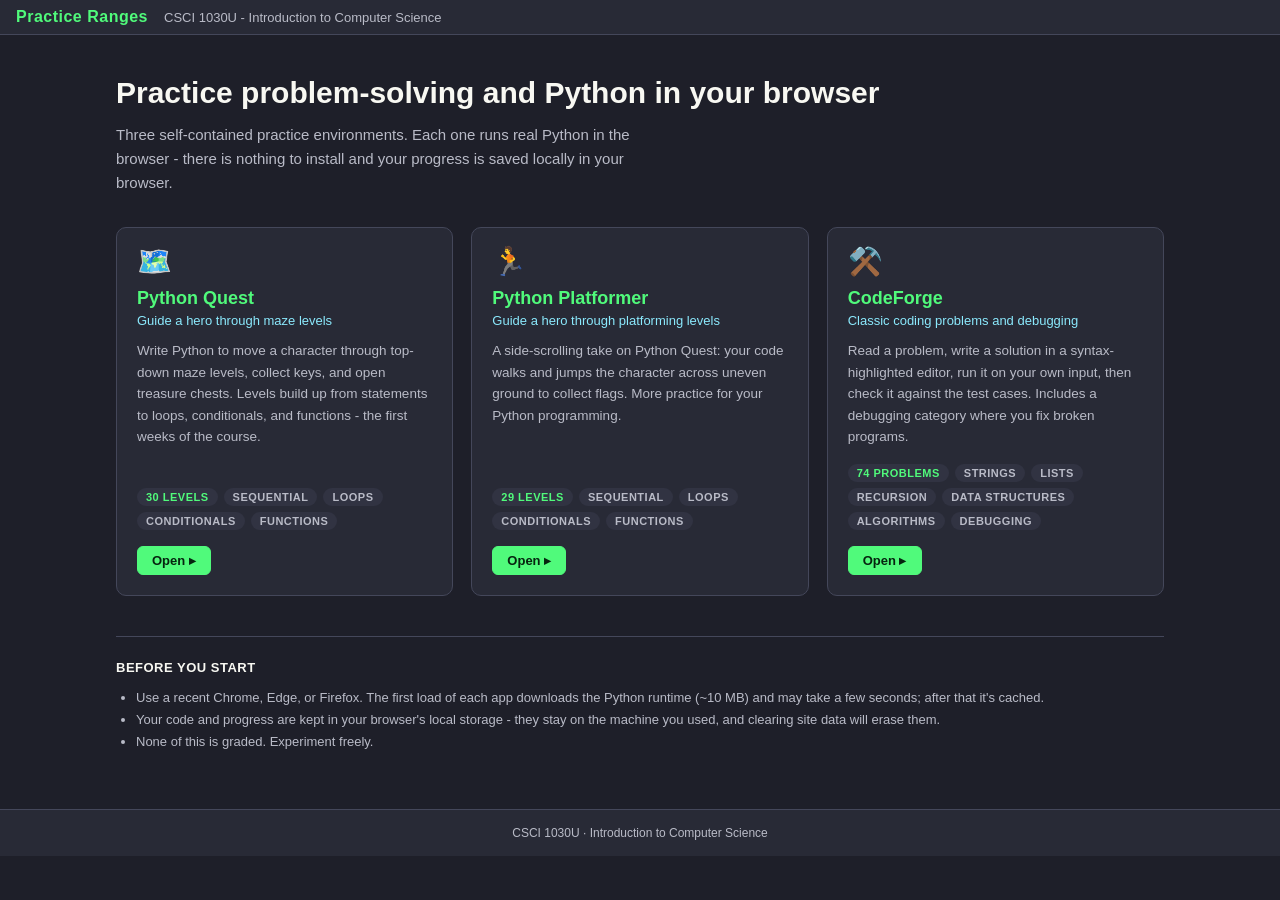
<file: index.html>
<!doctype html>
<html lang="en">
<head>
<meta charset="utf-8" />
<meta name="viewport" content="width=device-width,initial-scale=1" />
<title>CSCI 1030U - Practice Ranges</title>
<style>
:root {
  --bg: #1e1f29;
  --bg-2: #282a36;
  --bg-3: #313342;
  --fg: #f8f8f2;
  --fg-dim: #b9bbc7;
  --accent: #50fa7b;
  --accent-2: #8be9fd;
  --warn: #ffb86c;
  --border: #44475a;
  --mono: "SFMono-Regular", Consolas, "Liberation Mono", Menlo, monospace;
}

* { box-sizing: border-box; }

html, body {
  min-height: 100%;
  margin: 0;
  background: var(--bg);
  color: var(--fg);
  font-family: -apple-system, BlinkMacSystemFont, "Segoe UI", Roboto, sans-serif;
  font-size: 14px;
}

body {
  display: flex;
  flex-direction: column;
}

/* ---- top bar (matches the apps) ---- */
.topbar {
  display: flex;
  align-items: center;
  gap: 16px;
  padding: 8px 16px;
  background: var(--bg-2);
  border-bottom: 1px solid var(--border);
  flex: 0 0 auto;
}

.brand {
  font-weight: 700;
  letter-spacing: 0.5px;
  color: var(--accent);
  font-size: 16px;
}

.course {
  color: var(--fg-dim);
  font-size: 13px;
}

.spacer { flex: 1; }

/* ---- page body ---- */
main {
  flex: 1;
  width: 100%;
  max-width: 1080px;
  margin: 0 auto;
  padding: 40px 16px 56px;
}

.intro h1 {
  margin: 0 0 12px;
  font-size: 30px;
  line-height: 1.2;
}

.intro p {
  margin: 0 0 8px;
  color: var(--fg-dim);
  font-size: 15px;
  line-height: 1.6;
  max-width: 68ch;
}

.intro code {
  font-family: var(--mono);
  font-size: 13px;
  background: var(--bg-3);
  border: 1px solid var(--border);
  border-radius: 4px;
  padding: 1px 5px;
}

.cards {
  display: grid;
  grid-template-columns: repeat(auto-fit, minmax(290px, 1fr));
  gap: 18px;
  margin-top: 32px;
}

.card {
  display: flex;
  flex-direction: column;
  background: var(--bg-2);
  border: 1px solid var(--border);
  border-radius: 10px;
  padding: 20px;
  color: inherit;
  text-decoration: none;
  transition: border-color 0.12s, transform 0.12s;
}

.card:hover,
.card:focus-visible {
  border-color: var(--accent);
  transform: translateY(-2px);
  outline: none;
}

.card-icon {
  font-size: 28px;
  line-height: 1;
  margin-bottom: 12px;
}

.card h2 {
  margin: 0 0 4px;
  font-size: 18px;
  color: var(--accent);
}

.card .tagline {
  margin: 0 0 12px;
  font-size: 13px;
  color: var(--accent-2);
}

.card p.blurb {
  margin: 0 0 16px;
  font-size: 13.5px;
  line-height: 1.6;
  color: var(--fg-dim);
  flex: 1;
}

.tags {
  display: flex;
  flex-wrap: wrap;
  gap: 6px;
  margin-bottom: 16px;
}

.tag {
  font-size: 11px;
  font-weight: 700;
  text-transform: uppercase;
  letter-spacing: 0.5px;
  padding: 3px 9px;
  border-radius: 999px;
  background: var(--bg-3);
  color: var(--fg-dim);
}

.tag.count { color: var(--accent); }

.open {
  align-self: flex-start;
  background: var(--accent);
  color: #06240f;
  border: 1px solid var(--accent);
  border-radius: 6px;
  padding: 6px 14px;
  font-size: 13px;
  font-weight: 700;
}

.notes {
  margin-top: 40px;
  border-top: 1px solid var(--border);
  padding-top: 20px;
  color: var(--fg-dim);
  font-size: 13px;
  line-height: 1.7;
}

.notes h3 {
  margin: 0 0 8px;
  font-size: 13px;
  text-transform: uppercase;
  letter-spacing: 0.5px;
  color: var(--fg);
}

.notes ul { margin: 0; padding-left: 20px; }

.notes a { color: var(--accent-2); }

footer {
  padding: 16px;
  text-align: center;
  color: var(--fg-dim);
  font-size: 12px;
  border-top: 1px solid var(--border);
  background: var(--bg-2);
}
</style>
</head>
<body>
<header class="topbar">
  <div class="brand">Practice Ranges</div>
  <div class="course">CSCI 1030U - Introduction to Computer Science</div>
  <div class="spacer"></div>
</header>

<main>
  <section class="intro">
    <h1>Practice problem-solving and Python in your browser</h1>
    <p>
      Three self-contained practice environments. Each one runs real Python in the browser - there is nothing to install and your progress is saved locally in your browser.
    </p>
  </section>

  <section class="cards">
    <a class="card" href="python-game/">
      <div class="card-icon">🗺️</div>
      <h2>Python Quest</h2>
      <p class="tagline">Guide a hero through maze levels</p>
      <p class="blurb">
        Write Python to move a character through top-down maze levels, collect keys,
        and open treasure chests. Levels build up from statements to
        loops, conditionals, and functions - the first weeks of the course.
      </p>
      <div class="tags">
        <span class="tag count">30 levels</span>
        <span class="tag">Sequential</span>
        <span class="tag">Loops</span>
        <span class="tag">Conditionals</span>
        <span class="tag">Functions</span>
      </div>
      <span class="open">Open ▸</span>
    </a>

    <a class="card" href="pyplatformer/">
      <div class="card-icon">🏃</div>
      <h2>Python Platformer</h2>
      <p class="tagline">Guide a hero through platforming levels</p>
      <p class="blurb">
        A side-scrolling take on Python Quest: your code walks and jumps the character
        across uneven ground to collect flags.  More practice for your Python programming.
      </p>
      <div class="tags">
        <span class="tag count">29 levels</span>
        <span class="tag">Sequential</span>
        <span class="tag">Loops</span>
        <span class="tag">Conditionals</span>
        <span class="tag">Functions</span>
      </div>
      <span class="open">Open ▸</span>
    </a>

    <a class="card" href="pysolve/">
      <div class="card-icon">⚒️</div>
      <h2>CodeForge</h2>
      <p class="tagline">Classic coding problems and debugging</p>
      <p class="blurb">
        Read a problem, write a solution in a syntax-highlighted editor, run it on your
        own input, then check it against the test cases. Includes a debugging category
        where you fix broken programs.
      </p>
      <div class="tags">
        <span class="tag count">74 problems</span>
        <span class="tag">Strings</span>
        <span class="tag">Lists</span>
        <span class="tag">Recursion</span>
        <span class="tag">Data structures</span>
        <span class="tag">Algorithms</span>
        <span class="tag">Debugging</span>
      </div>
      <span class="open">Open ▸</span>
    </a>
  </section>

  <section class="notes">
    <h3>Before you start</h3>
    <ul>
      <li>Use a recent Chrome, Edge, or Firefox. The first load of each app downloads
        the Python runtime (~10 MB) and may take a few seconds; after that it's cached.</li>
      <li>Your code and progress are kept in your browser's local storage - they stay on the
        machine you used, and clearing site data will erase them.</li>
      <li>None of this is graded. Experiment freely.</li>
    </ul>
  </section>
</main>

<footer>CSCI 1030U · Introduction to Computer Science</footer>
</body>
</html>
</file>
